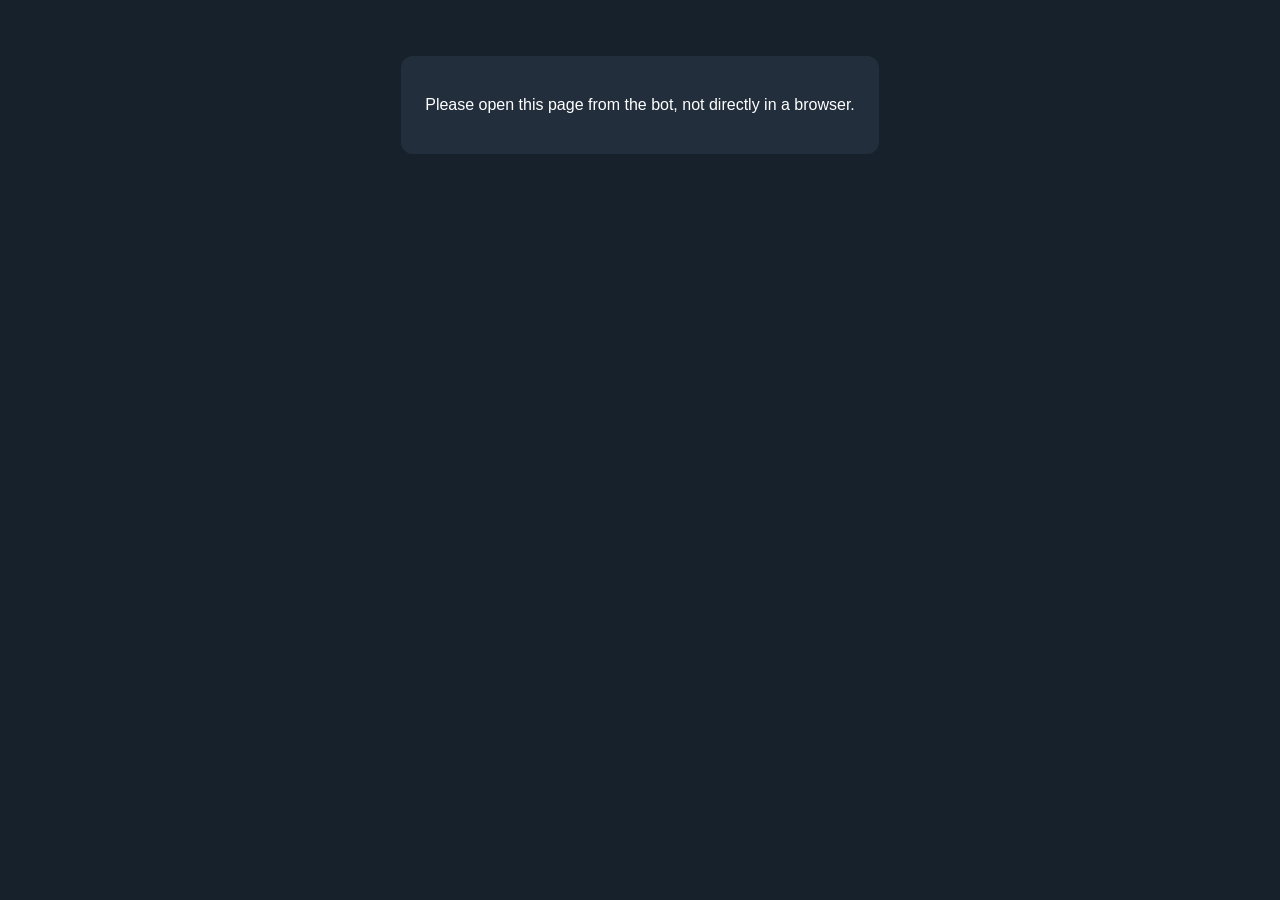
<file: index.html>
<!doctype html>
<html lang="en">
<head>
<meta charset="utf-8" />
<meta name="viewport" content="width=device-width, initial-scale=1, viewport-fit=cover" />
<title>Watch to Unlock</title>
<script src="https://telegram.org/js/telegram-web-app.js"></script>
<style>
  :root {
    --tg-bg: #17212b;
    --tg-text: #ffffff;
    --tg-hint: #708499;
    --tg-button: #5288c1;
    --tg-button-text: #ffffff;
    --tg-secondary-bg: #232e3c;
  }
  * { box-sizing: border-box; }
  html, body {
    margin: 0;
    padding: 0;
    background: var(--tg-bg);
    color: var(--tg-text);
    font-family: -apple-system, BlinkMacSystemFont, "Segoe UI", Roboto, sans-serif;
    min-height: 100vh;
  }
  #app {
    display: flex;
    flex-direction: column;
    align-items: center;
    padding: 16px;
    max-width: 640px;
    margin: 0 auto;
  }
  h1 {
    font-size: 18px;
    font-weight: 600;
    margin: 8px 0 4px;
    text-align: center;
  }
  #status {
    color: var(--tg-hint);
    font-size: 14px;
    text-align: center;
    margin: 0 0 16px;
    min-height: 18px;
  }
  #player-wrap {
    position: relative;
    width: 100%;
    aspect-ratio: 16 / 9;
    background: #000;
    border-radius: 12px;
    overflow: hidden;
  }
  #player { width: 100%; height: 100%; }
  #adGate {
    position: absolute;
    inset: 0;
    background: rgba(0, 0, 0, 0.85);
    display: flex;
    flex-direction: column;
    align-items: center;
    justify-content: center;
    gap: 14px;
    padding: 20px;
    text-align: center;
    z-index: 5;
  }
  #adGate.hidden { display: none; }
  #adGateText {
    font-size: 14px;
    color: var(--tg-hint);
    margin: 0;
  }
  #adCountdown {
    font-size: 15px;
    font-weight: 600;
    margin: 0;
  }
  .gate-btn {
    width: 100%;
    max-width: 320px;
    padding: 14px;
    border: none;
    border-radius: 10px;
    background: var(--tg-button);
    color: var(--tg-button-text);
    font-size: 16px;
    font-weight: 600;
    cursor: pointer;
  }
  .gate-btn:disabled {
    opacity: 0.4;
    cursor: not-allowed;
  }
  .gate-btn.hidden { display: none; }
  #claimBtn {
    width: 100%;
    margin-top: 20px;
    padding: 14px;
    border: none;
    border-radius: 10px;
    background: var(--tg-button);
    color: var(--tg-button-text);
    font-size: 16px;
    font-weight: 600;
    cursor: pointer;
  }
  #claimBtn:disabled {
    opacity: 0.4;
    cursor: not-allowed;
  }
  #likeBtn {
    width: 100%;
    margin-top: 12px;
    padding: 12px;
    border: 1px solid var(--tg-button);
    border-radius: 10px;
    background: transparent;
    color: var(--tg-text);
    font-size: 15px;
    font-weight: 600;
    cursor: pointer;
  }
  #errorBox {
    background: var(--tg-secondary-bg);
    border-radius: 12px;
    padding: 24px;
    text-align: center;
    margin-top: 40px;
  }
</style>
</head>
<body>
<div id="app">
  <h1>Watch to unlock your bonus</h1>
  <p id="status">Loading video…</p>
  <div id="player-wrap">
    <div id="player"></div>
    <div id="adGate" class="hidden">
      <p id="adGateText">Tap below to continue — a quick sponsor page will open.</p>
      <button id="adStartBtn" class="gate-btn">▶️ Start</button>
      <p id="adCountdown" class="hidden"></p>
      <button id="adContinueBtn" class="gate-btn hidden">▶️ Watch Now</button>
    </div>
  </div>
  <button id="likeBtn">👍 Like on YouTube</button>
  <button id="claimBtn" disabled>Watch the full video to unlock</button>
</div>

<script>
(function () {
  const tg = window.Telegram && window.Telegram.WebApp;
  const params = new URLSearchParams(window.location.search);
  const videoId = params.get("v");
  const adUrl = params.get("ad");
  const AD_COUNTDOWN_SECONDS = 11;

  const statusEl = document.getElementById("status");
  const claimBtn = document.getElementById("claimBtn");
  const likeBtn = document.getElementById("likeBtn");
  const appEl = document.getElementById("app");
  const adGateEl = document.getElementById("adGate");
  const adStartBtn = document.getElementById("adStartBtn");
  const adCountdownEl = document.getElementById("adCountdown");
  const adContinueBtn = document.getElementById("adContinueBtn");

  function applyTheme(theme) {
    if (!theme) return;
    const root = document.documentElement.style;
    if (theme.bg_color) root.setProperty("--tg-bg", theme.bg_color);
    if (theme.text_color) root.setProperty("--tg-text", theme.text_color);
    if (theme.hint_color) root.setProperty("--tg-hint", theme.hint_color);
    if (theme.button_color) root.setProperty("--tg-button", theme.button_color);
    if (theme.button_text_color) root.setProperty("--tg-button-text", theme.button_text_color);
    if (theme.secondary_bg_color) root.setProperty("--tg-secondary-bg", theme.secondary_bg_color);
  }

  function showFatalError(message) {
    appEl.innerHTML = '<div id="errorBox"><p>' + message + "</p></div>";
  }

  if (!tg) {
    showFatalError("Please open this page from the bot, not directly in a browser.");
    return;
  }

  tg.ready();
  tg.expand();
  applyTheme(tg.themeParams);
  tg.onEvent("themeChanged", function () { applyTheme(tg.themeParams); });

  if (!videoId) {
    showFatalError("No video is configured yet. Check back soon.");
    return;
  }

  likeBtn.addEventListener("click", function () {
    const youtubeUrl = "https://www.youtube.com/watch?v=" + encodeURIComponent(videoId);
    if (typeof tg.openLink === "function") {
      tg.openLink(youtubeUrl);
    } else {
      window.open(youtubeUrl, "_blank");
    }
  });

  // Ad gate: user must tap Start (opens the ad link) and wait out a flat
  // countdown before the real watch-to-unlock stage becomes reachable.
  // Skipped entirely when no ad link is configured.
  //
  // This is a plain timer, not an "is the user actually looking at the ad"
  // check — Telegram's Mini App embedding (confirmed on mobile) doesn't
  // propagate any focus/visibility signal to this page when openLink hands
  // off to its in-app/external browser, so there is no reliable way for
  // client-side JS here to detect that. A determined user can still wait out
  // the timer without viewing the ad; closing that gap for real requires a
  // CPA/link-locker network with server-side postback verification, which is
  // a separate backend project, not a page-side fix.
  let adGatePassed = !adUrl;

  if (adUrl) {
    adGateEl.classList.remove("hidden");
    statusEl.textContent = "Complete the step below to unlock the video.";

    adStartBtn.addEventListener("click", function () {
      adStartBtn.disabled = true;
      adStartBtn.classList.add("hidden");
      if (typeof tg.openLink === "function") {
        tg.openLink(adUrl);
      } else {
        window.open(adUrl, "_blank");
      }
      beginAdCountdown();
    });

    adContinueBtn.addEventListener("click", function () {
      adGatePassed = true;
      adGateEl.classList.add("hidden");
      statusEl.textContent = "Watch the full video to unlock your bonus.";
    });
  }

  function beginAdCountdown() {
    let remaining = AD_COUNTDOWN_SECONDS;
    adCountdownEl.classList.remove("hidden");
    adCountdownEl.textContent = "You can continue in " + remaining + "s…";
    const interval = setInterval(function () {
      remaining -= 1;
      if (remaining <= 0) {
        clearInterval(interval);
        adCountdownEl.textContent = "You're all set!";
        adContinueBtn.classList.remove("hidden");
      } else {
        adCountdownEl.textContent = "You can continue in " + remaining + "s…";
      }
    }, 1000);
  }

  const requiredSecondsParam = parseInt(params.get("req"), 10);
  // Randomized per-open by the bot within the admin's configured range; when
  // absent, falls back to the old behavior of requiring the full video.
  const requiredSeconds = Number.isFinite(requiredSecondsParam) && requiredSecondsParam > 0
    ? requiredSecondsParam
    : null;

  let player = null;
  let maxAllowedTime = 0;
  let pollHandle = null;
  const SEEK_TOLERANCE_SECONDS = 2;

  window.onYouTubeIframeAPIReady = function () {
    player = new YT.Player("player", {
      videoId: videoId,
      playerVars: { rel: 0, modestbranding: 1, playsinline: 1 },
      events: {
        onReady: function () {
          if (adGatePassed) statusEl.textContent = "Watch the full video to unlock your bonus.";
        },
        onStateChange: onPlayerStateChange,
        onPlaybackRateChange: function () {
          if (player && typeof player.getPlaybackRate === "function" && player.getPlaybackRate() !== 1) {
            player.setPlaybackRate(1);
          }
        },
      },
    });
  };

  function onPlayerStateChange(event) {
    if (!adGatePassed) return;
    if (event.data === YT.PlayerState.PLAYING) {
      if (!pollHandle) pollHandle = setInterval(checkProgress, 500);
    } else if (event.data === YT.PlayerState.ENDED) {
      stopPolling();
      unlockClaim();
    } else if (event.data === YT.PlayerState.PAUSED) {
      // leave the polling loop running; a paused video can't be scrubbed further anyway
    }
  }

  function checkProgress() {
    if (!player || typeof player.getCurrentTime !== "function") return;
    const current = player.getCurrentTime();
    if (current > maxAllowedTime + SEEK_TOLERANCE_SECONDS) {
      player.seekTo(maxAllowedTime, true);
    } else if (current > maxAllowedTime) {
      maxAllowedTime = current;
    }
    if (requiredSeconds && maxAllowedTime >= requiredSeconds) {
      stopPolling();
      unlockClaim();
    }
  }

  function stopPolling() {
    if (pollHandle) {
      clearInterval(pollHandle);
      pollHandle = null;
    }
  }

  function unlockClaim() {
    statusEl.textContent = "Video complete — claim your bonus!";
    claimBtn.disabled = false;
    claimBtn.textContent = "🎉 Claim Bonus";
  }

  claimBtn.addEventListener("click", function () {
    if (claimBtn.disabled) return;
    claimBtn.disabled = true;
    claimBtn.textContent = "Claiming…";
    tg.sendData(JSON.stringify({ completed: true, videoId: videoId }));
    tg.close();
  });

  const tag = document.createElement("script");
  tag.src = "https://www.youtube.com/iframe_api";
  document.head.appendChild(tag);
})();
</script>
</body>
</html>
</file>
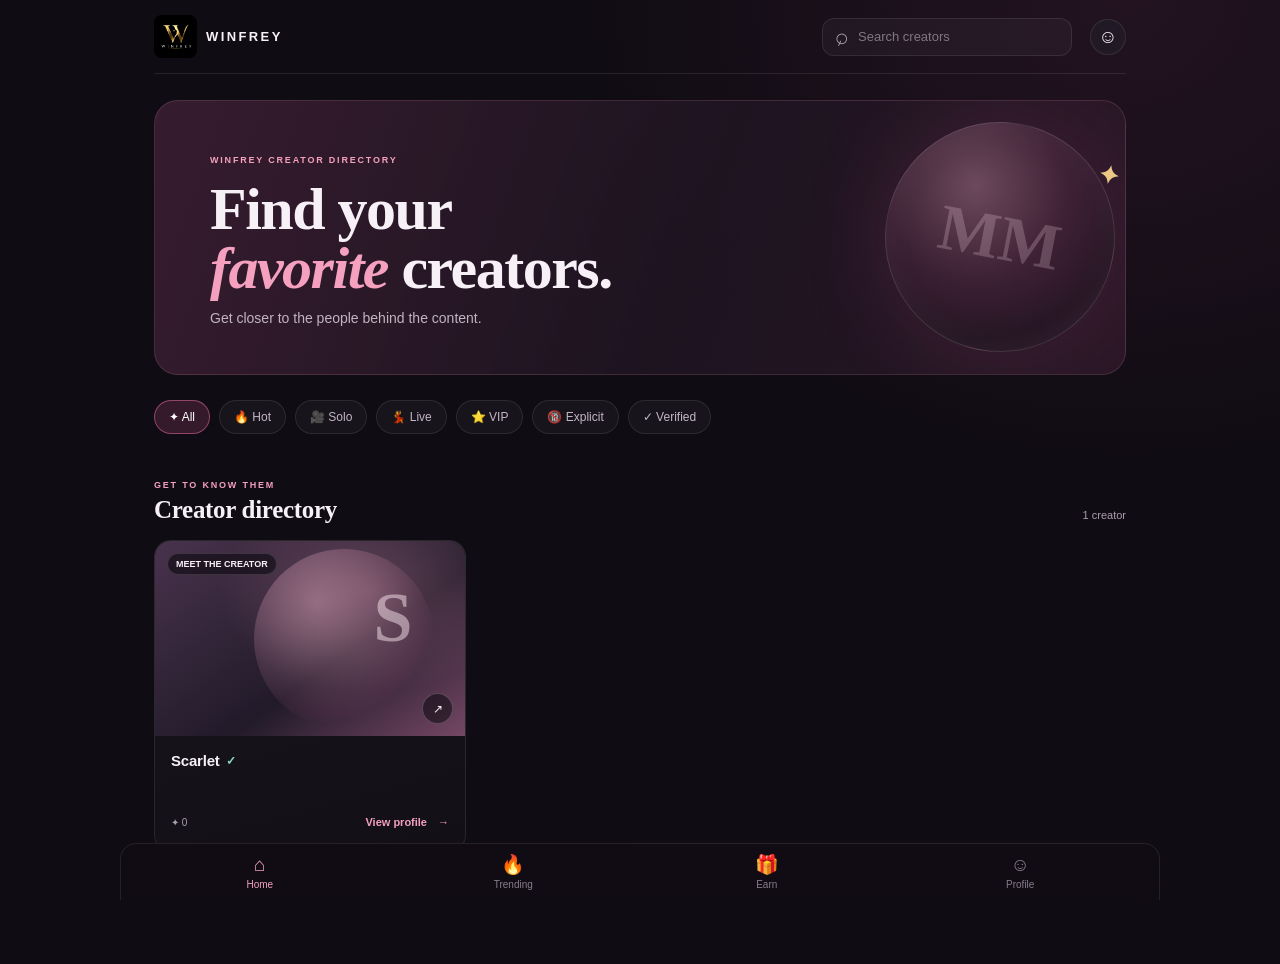
<file: meet-models/index.html>
<!doctype html>
<html lang="en">
  <head>
    <meta charset="utf-8" />
    <meta name="viewport" content="width=device-width, initial-scale=1, viewport-fit=cover" />
    <meta name="theme-color" content="#100c13" />
    <meta name="description" content="Meet the creators behind WINFREY." />
    <link rel="icon" href="./assets/winfrey-logo.jpg" />
    <title>WINFREY — Meet Models</title>
    <link rel="stylesheet" href="./styles.css" />
    <script src="https://telegram.org/js/telegram-web-app.js"></script>
  </head>
  <body>
    <div class="app-shell">
      <header class="topbar">
        <a class="brand" href="#home" aria-label="Meet Models home">
          <img class="brand-logo" src="./assets/winfrey-logo.jpg" alt="" /><span>WINFREY</span>
        </a>
        <label class="search-box" aria-label="Search models">
          <span aria-hidden="true">⌕</span>
          <input id="search" type="search" placeholder="Search creators" autocomplete="off" />
        </label>
        <button class="avatar-button" id="profile-shortcut" aria-label="Open profile">☺</button>
      </header>

      <main id="main-content">
        <section class="hero" aria-labelledby="hero-title">
          <div class="hero-copy">
            <span class="eyebrow">WINFREY CREATOR DIRECTORY</span>
            <h1 id="hero-title">Find your<br /><em>favorite</em> creators.</h1>
            <p>Get closer to the people behind the content.</p>
          </div>
          <div class="hero-art" aria-hidden="true"><span>MM</span><i>✦</i></div>
        </section>

        <nav class="filters" id="filters" aria-label="Filter creators">
          <button class="chip active" data-filter="all">✦ All</button>
          <button class="chip" data-filter="hot">🔥 Hot</button>
          <button class="chip" data-filter="solo">🎥 Solo</button>
          <button class="chip" data-filter="live">💃 Live</button>
          <button class="chip" data-filter="vip">⭐ VIP</button>
          <button class="chip" data-filter="explicit">🔞 Explicit</button>
          <button class="chip" data-filter="verified">✓ Verified</button>
        </nav>

        <section class="section featured-section" id="featured-section">
          <div class="section-heading"><div><span class="eyebrow">HAND-PICKED</span><h2>Featured</h2></div><span class="section-note">Meet the standouts</span></div>
          <div class="featured-row" id="featured-list"></div>
        </section>

        <section class="section directory-section">
          <div class="section-heading"><div><span class="eyebrow">GET TO KNOW THEM</span><h2 id="directory-title">Creator directory</h2></div><span class="result-count" id="result-count"></span></div>
          <div class="creator-grid" id="creator-grid" aria-live="polite"></div>
          <div class="empty-state hidden" id="empty-state">
            <span class="empty-icon">✦</span>
            <h3 id="empty-title">Your next favorite is on the way</h3>
            <p id="empty-copy">New creator profiles will appear here as they’re published.</p>
          </div>
        </section>
      </main>

      <section class="secondary-screen hidden" id="earn-screen" aria-labelledby="earn-title">
        <span class="eyebrow">A LITTLE SOMETHING EXTRA</span>
        <h1 id="earn-title">Earn as you<br /><em>explore.</em></h1>
        <p>Check in daily, invite friends, and earn Coins in the bot. Use them on Free / Promo Vault content.</p>
        <div class="earn-card"><span>🎁</span><div><strong>Daily check-in</strong><small>Claim your daily Coins in the bot</small></div><button data-bot-action="checkin">Open ↗</button></div>
        <div class="earn-card"><span>👥</span><div><strong>Invite friends</strong><small>Earn Coins for confirmed referrals</small></div><button data-bot-action="affiliate">Open ↗</button></div>
      </section>

      <section class="secondary-screen hidden" id="profile-screen" aria-labelledby="profile-title">
        <span class="eyebrow">YOUR ACCOUNT</span>
        <h1 id="profile-title">Welcome<span id="profile-name"></span>.</h1>
        <p>Your account, Coins, and unlocked content are managed securely in the Telegram bot.</p>
        <button class="primary-button" data-close-app>Return to the bot <span>↗</span></button>
      </section>

      <nav class="bottom-nav" aria-label="Main navigation">
        <button class="nav-item active" data-tab="home"><span>⌂</span>Home</button>
        <button class="nav-item" data-tab="trending"><span>🔥</span>Trending</button>
        <button class="nav-item" data-tab="earn"><span>🎁</span>Earn</button>
        <button class="nav-item" data-tab="profile"><span>☺</span>Profile</button>
      </nav>
    </div>

    <dialog id="creator-dialog" class="profile-dialog">
      <button class="dialog-close" id="dialog-close" aria-label="Close creator profile">×</button>
      <div id="dialog-content"></div>
    </dialog>
    <script src="./app.js"></script>
  </body>
</html>
</file>
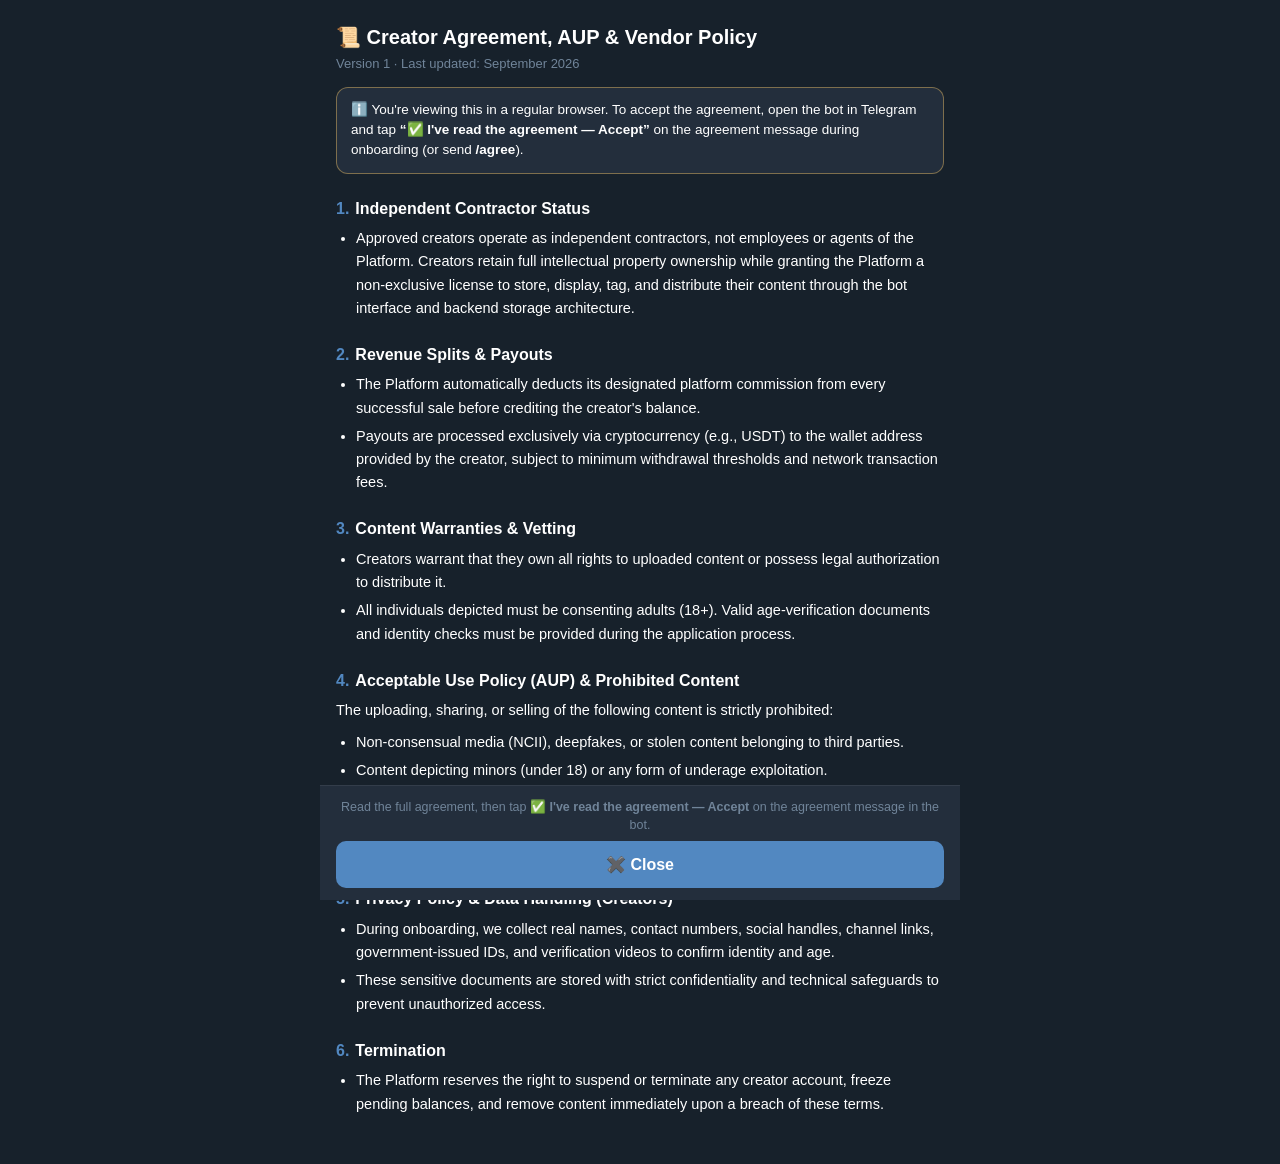
<file: creator-agreement.html>
<!doctype html>
<html lang="en">
<head>
<meta charset="utf-8" />
<meta name="viewport" content="width=device-width, initial-scale=1, viewport-fit=cover" />
<title>Creator Agreement, AUP & Vendor Policy</title>
<script src="https://telegram.org/js/telegram-web-app.js"></script>
<style>
  :root {
    --tg-bg: #17212b;
    --tg-text: #ffffff;
    --tg-hint: #708499;
    --tg-button: #5288c1;
    --tg-button-text: #ffffff;
    --tg-secondary-bg: #232e3c;
  }
  * { box-sizing: border-box; }
  html, body {
    margin: 0;
    padding: 0;
    background: var(--tg-bg);
    color: var(--tg-text);
    font-family: -apple-system, BlinkMacSystemFont, "Segoe UI", Roboto, sans-serif;
  }
  #doc {
    max-width: 640px;
    margin: 0 auto;
    padding: 18px 16px 172px;
  }
  h1 {
    font-size: 20px;
    font-weight: 700;
    margin: 6px 0 4px;
    line-height: 1.3;
  }
  .updated {
    color: var(--tg-hint);
    font-size: 13px;
    margin: 0 0 6px;
  }
  h2 {
    font-size: 16px;
    font-weight: 600;
    margin: 24px 0 8px;
    line-height: 1.35;
  }
  h2 .num { color: var(--tg-button); margin-right: 6px; }
  h3 {
    font-size: 14.5px;
    font-weight: 600;
    margin: 14px 0 6px;
    color: var(--tg-hint);
  }
  p {
    font-size: 14.5px;
    line-height: 1.6;
    margin: 8px 0;
  }
  ul {
    margin: 8px 0;
    padding-left: 20px;
  }
  li {
    font-size: 14.5px;
    line-height: 1.6;
    margin: 5px 0;
  }
  strong { font-weight: 600; }
  .envnote {
    background: var(--tg-secondary-bg);
    border: 1px solid rgba(201, 165, 92, 0.55);
    border-radius: 12px;
    padding: 12px 14px;
    font-size: 13.5px;
    line-height: 1.5;
    margin: 12px 0;
  }
  #footerBar {
    position: fixed;
    left: 0;
    right: 0;
    bottom: 0;
    max-width: 640px;
    margin: 0 auto;
    padding: 12px 16px calc(12px + env(safe-area-inset-bottom));
    background: var(--tg-secondary-bg);
    border-top: 1px solid rgba(255, 255, 255, 0.07);
    display: flex;
    flex-direction: column;
    gap: 6px;
  }
  .agree-btn {
    width: 100%;
    padding: 14px;
    border: none;
    border-radius: 10px;
    background: var(--tg-button);
    color: var(--tg-button-text);
    font-size: 16px;
    font-weight: 600;
    cursor: pointer;
  }
  #footerNote {
    margin: 0;
    text-align: center;
    color: var(--tg-hint);
    font-size: 12.5px;
    line-height: 1.5;
  }
  .hidden { display: none; }
</style>
</head>
<body>
<div id="doc">
<!-- DOCUMENT TEXT — v1 (September 2026). Replace section bodies with the
     official wording whenever it changes; bump the bot's CREATOR_AGREEMENT_VERSION
     together with the version shown in the header so creators re-accept. -->
<h1>📜 Creator Agreement, AUP &amp; Vendor Policy</h1>
<p class="updated">Version 1 · Last updated: September 2026</p>
<div id="envNote" class="envnote hidden">
  ℹ️ You're viewing this in a regular browser. To accept the agreement, open the
  bot in Telegram and tap <strong>“✅ I've read the agreement — Accept”</strong>
  on the agreement message during onboarding (or send <strong>/agree</strong>).
</div>

<h2><span class="num">1.</span>Independent Contractor Status</h2>
<ul>
  <li>Approved creators operate as independent contractors, not employees or agents of the Platform. Creators retain full intellectual property ownership while granting the Platform a non-exclusive license to store, display, tag, and distribute their content through the bot interface and backend storage architecture.</li>
</ul>

<h2><span class="num">2.</span>Revenue Splits &amp; Payouts</h2>
<ul>
  <li>The Platform automatically deducts its designated platform commission from every successful sale before crediting the creator's balance.</li>
  <li>Payouts are processed exclusively via cryptocurrency (e.g., USDT) to the wallet address provided by the creator, subject to minimum withdrawal thresholds and network transaction fees.</li>
</ul>

<h2><span class="num">3.</span>Content Warranties &amp; Vetting</h2>
<ul>
  <li>Creators warrant that they own all rights to uploaded content or possess legal authorization to distribute it.</li>
  <li>All individuals depicted must be consenting adults (18+). Valid age-verification documents and identity checks must be provided during the application process.</li>
</ul>

<h2><span class="num">4.</span>Acceptable Use Policy (AUP) &amp; Prohibited Content</h2>
<p>The uploading, sharing, or selling of the following content is strictly prohibited:</p>
<ul>
  <li>Non-consensual media (NCII), deepfakes, or stolen content belonging to third parties.</li>
  <li>Content depicting minors (under 18) or any form of underage exploitation.</li>
  <li>Extreme violence, illegal substances, malware, or unauthorized external promotional links.</li>
</ul>
<p><strong>Enforcement:</strong> Violations will result in immediate content removal, dashboard suspension, and the forfeiture of any unpaid earnings or balances.</p>

<h2><span class="num">5.</span>Privacy Policy &amp; Data Handling (Creators)</h2>
<ul>
  <li>During onboarding, we collect real names, contact numbers, social handles, channel links, government-issued IDs, and verification videos to confirm identity and age.</li>
  <li>These sensitive documents are stored with strict confidentiality and technical safeguards to prevent unauthorized access.</li>
</ul>

<h2><span class="num">6.</span>Termination</h2>
<ul>
  <li>The Platform reserves the right to suspend or terminate any creator account, freeze pending balances, and remove content immediately upon a breach of these terms.</li>
</ul>
</div>
<div id="footerBar">
  <p id="footerNote">Read the full agreement, then tap <strong>✅ I've read the agreement — Accept</strong> on the agreement message in the bot.</p>
  <button id="closeBtn" class="agree-btn" type="button">✖️ Close</button>
</div>
<script>
(function () {
  var tg = window.Telegram && window.Telegram.WebApp ? window.Telegram.WebApp : null;
  var isTelegram = !!tg && !!tg.platform && tg.platform !== "unknown";

  if (tg) { try { tg.ready(); tg.expand(); } catch (e) {} }

  var footer = document.getElementById("footerBar");
  var envNote = document.getElementById("envNote");

  if (!isTelegram || !tg) {
    // Plain browser: document only — no fixed bar, plus an explanation note.
    if (envNote) envNote.classList.remove("hidden");
    if (footer) footer.classList.add("hidden");
    document.getElementById("doc").style.paddingBottom = "40px";
    return;
  }

  var closeBtn = document.getElementById("closeBtn");
  if (closeBtn) {
    closeBtn.addEventListener("click", function () {
      if (tg && typeof tg.close === "function") {
        try { tg.close(); } catch (e) {}
      }
      if (window.history && window.history.length > 1) { history.back(); return; }
      window.close();
    });
  }
})();
</script>
</body>
</html>
</file>
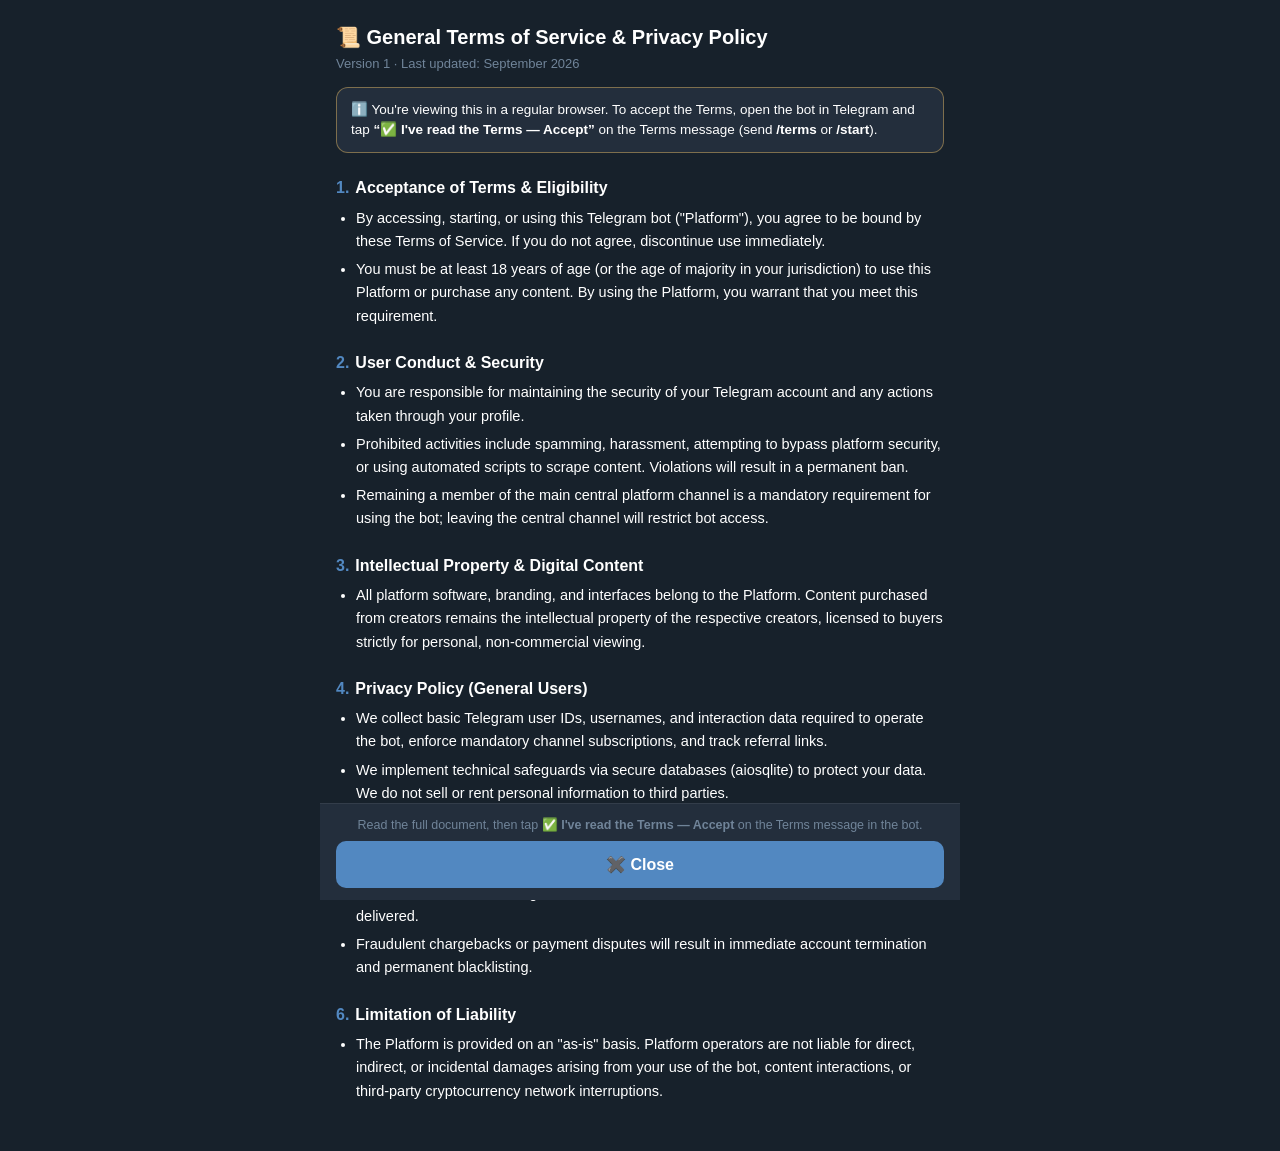
<file: terms.html>
<!doctype html>
<html lang="en">
<head>
<meta charset="utf-8" />
<meta name="viewport" content="width=device-width, initial-scale=1, viewport-fit=cover" />
<title>General Terms of Service & Privacy Policy</title>
<script src="https://telegram.org/js/telegram-web-app.js"></script>
<style>
  :root {
    --tg-bg: #17212b;
    --tg-text: #ffffff;
    --tg-hint: #708499;
    --tg-button: #5288c1;
    --tg-button-text: #ffffff;
    --tg-secondary-bg: #232e3c;
  }
  * { box-sizing: border-box; }
  html, body {
    margin: 0;
    padding: 0;
    background: var(--tg-bg);
    color: var(--tg-text);
    font-family: -apple-system, BlinkMacSystemFont, "Segoe UI", Roboto, sans-serif;
  }
  #doc {
    max-width: 640px;
    margin: 0 auto;
    padding: 18px 16px 172px;
  }
  h1 {
    font-size: 20px;
    font-weight: 700;
    margin: 6px 0 4px;
    line-height: 1.3;
  }
  .updated {
    color: var(--tg-hint);
    font-size: 13px;
    margin: 0 0 6px;
  }
  h2 {
    font-size: 16px;
    font-weight: 600;
    margin: 24px 0 8px;
    line-height: 1.35;
  }
  h2 .num { color: var(--tg-button); margin-right: 6px; }
  h3 {
    font-size: 14.5px;
    font-weight: 600;
    margin: 14px 0 6px;
    color: var(--tg-hint);
  }
  p {
    font-size: 14.5px;
    line-height: 1.6;
    margin: 8px 0;
  }
  ul {
    margin: 8px 0;
    padding-left: 20px;
  }
  li {
    font-size: 14.5px;
    line-height: 1.6;
    margin: 5px 0;
  }
  strong { font-weight: 600; }
  .envnote {
    background: var(--tg-secondary-bg);
    border: 1px solid rgba(201, 165, 92, 0.55);
    border-radius: 12px;
    padding: 12px 14px;
    font-size: 13.5px;
    line-height: 1.5;
    margin: 12px 0;
  }
  #footerBar {
    position: fixed;
    left: 0;
    right: 0;
    bottom: 0;
    max-width: 640px;
    margin: 0 auto;
    padding: 12px 16px calc(12px + env(safe-area-inset-bottom));
    background: var(--tg-secondary-bg);
    border-top: 1px solid rgba(255, 255, 255, 0.07);
    display: flex;
    flex-direction: column;
    gap: 6px;
  }
  .agree-btn {
    width: 100%;
    padding: 14px;
    border: none;
    border-radius: 10px;
    background: var(--tg-button);
    color: var(--tg-button-text);
    font-size: 16px;
    font-weight: 600;
    cursor: pointer;
  }
  #footerNote {
    margin: 0;
    text-align: center;
    color: var(--tg-hint);
    font-size: 12.5px;
    line-height: 1.5;
  }
  .hidden { display: none; }
</style>
</head>
<body>
<div id="doc">
<!-- DOCUMENT TEXT — v1 (September 2026). Replace section bodies with the
     official wording whenever it changes; bump the bot's USER_TOS_VERSION
     together with the version shown in the header so users re-accept. -->
<h1>📜 General Terms of Service &amp; Privacy Policy</h1>
<p class="updated">Version 1 · Last updated: September 2026</p>
<div id="envNote" class="envnote hidden">
  ℹ️ You're viewing this in a regular browser. To accept the Terms, open the bot
  in Telegram and tap <strong>“✅ I've read the Terms — Accept”</strong> on the
  Terms message (send <strong>/terms</strong> or <strong>/start</strong>).
</div>

<h2><span class="num">1.</span>Acceptance of Terms &amp; Eligibility</h2>
<ul>
  <li>By accessing, starting, or using this Telegram bot ("Platform"), you agree to be bound by these Terms of Service. If you do not agree, discontinue use immediately.</li>
  <li>You must be at least 18 years of age (or the age of majority in your jurisdiction) to use this Platform or purchase any content. By using the Platform, you warrant that you meet this requirement.</li>
</ul>

<h2><span class="num">2.</span>User Conduct &amp; Security</h2>
<ul>
  <li>You are responsible for maintaining the security of your Telegram account and any actions taken through your profile.</li>
  <li>Prohibited activities include spamming, harassment, attempting to bypass platform security, or using automated scripts to scrape content. Violations will result in a permanent ban.</li>
  <li>Remaining a member of the main central platform channel is a mandatory requirement for using the bot; leaving the central channel will restrict bot access.</li>
</ul>

<h2><span class="num">3.</span>Intellectual Property &amp; Digital Content</h2>
<ul>
  <li>All platform software, branding, and interfaces belong to the Platform. Content purchased from creators remains the intellectual property of the respective creators, licensed to buyers strictly for personal, non-commercial viewing.</li>
</ul>

<h2><span class="num">4.</span>Privacy Policy (General Users)</h2>
<ul>
  <li>We collect basic Telegram user IDs, usernames, and interaction data required to operate the bot, enforce mandatory channel subscriptions, and track referral links.</li>
  <li>We implement technical safeguards via secure databases (aiosqlite) to protect your data. We do not sell or rent personal information to third parties.</li>
</ul>

<h2><span class="num">5.</span>Refund &amp; Final Sale Policy</h2>
<ul>
  <li><strong>All Sales Are Final:</strong> Due to the digital nature of the content sold on the Platform, no refunds, returns, or exchanges will be issued once content has been unlocked, viewed, or delivered.</li>
  <li>Fraudulent chargebacks or payment disputes will result in immediate account termination and permanent blacklisting.</li>
</ul>

<h2><span class="num">6.</span>Limitation of Liability</h2>
<ul>
  <li>The Platform is provided on an "as-is" basis. Platform operators are not liable for direct, indirect, or incidental damages arising from your use of the bot, content interactions, or third-party cryptocurrency network interruptions.</li>
</ul>
</div>
<div id="footerBar">
  <p id="footerNote">Read the full document, then tap <strong>✅ I've read the Terms — Accept</strong> on the Terms message in the bot.</p>
  <button id="closeBtn" class="agree-btn" type="button">✖️ Close</button>
</div>
<script>
(function () {
  var tg = window.Telegram && window.Telegram.WebApp ? window.Telegram.WebApp : null;
  var isTelegram = !!tg && !!tg.platform && tg.platform !== "unknown";

  if (tg) { try { tg.ready(); tg.expand(); } catch (e) {} }

  var footer = document.getElementById("footerBar");
  var envNote = document.getElementById("envNote");

  if (!isTelegram || !tg) {
    // Plain browser: document only — no fixed bar, plus an explanation note.
    if (envNote) envNote.classList.remove("hidden");
    if (footer) footer.classList.add("hidden");
    document.getElementById("doc").style.paddingBottom = "40px";
    return;
  }

  var closeBtn = document.getElementById("closeBtn");
  if (closeBtn) {
    closeBtn.addEventListener("click", function () {
      if (tg && typeof tg.close === "function") {
        try { tg.close(); } catch (e) {}
      }
      if (window.history && window.history.length > 1) { history.back(); return; }
      window.close();
    });
  }
})();
</script>
</body>
</html>
</file>
<file: meet-models/styles.css>
:root{color-scheme:dark;--bg:#100c13;--panel:#1a141e;--panel2:#211a26;--line:rgba(255,255,255,.09);--text:#f7f1f7;--muted:#aa9eae;--pink:#ed73a4;--pink2:#f4a0be;--gold:#ebc984;--safe-bottom:env(safe-area-inset-bottom,0px);font-family:'DM Sans',Arial,sans-serif;background:var(--bg);color:var(--text)}
*{box-sizing:border-box}body{margin:0;min-width:320px;min-height:100vh;background:radial-gradient(ellipse at 88% 0%,rgba(110,46,89,.2),transparent 34rem),var(--bg)}button,input{font:inherit}button{color:inherit}.app-shell{max-width:1040px;margin:0 auto;padding:0 24px 112px}.topbar{height:74px;display:flex;align-items:center;gap:18px;border-bottom:1px solid var(--line)}.brand{display:flex;align-items:center;gap:9px;text-decoration:none;color:var(--text);font-size:18px;font-weight:700;letter-spacing:-.7px;white-space:nowrap}.brand-mark{height:30px;width:30px;border-radius:10px;display:grid;place-items:center;background:linear-gradient(145deg,#ee8db1,#ae4d82);font-family:'Playfair Display',serif;color:#271321;font-size:20px}.brand-light{font-weight:400;color:var(--pink2)}.search-box{margin-left:auto;display:flex;align-items:center;gap:8px;color:var(--muted);height:38px;width:min(250px,40vw);border:1px solid var(--line);border-radius:12px;padding:0 11px;background:rgba(255,255,255,.035)}.search-box>span{font-size:23px;line-height:1;transform:rotate(-20deg)}.search-box input{width:100%;min-width:0;background:none;border:0;outline:0;color:var(--text);font-size:13px}.search-box input::placeholder{color:#827686}.avatar-button{height:36px;width:36px;border:1px solid var(--line);border-radius:50%;background:var(--panel2);font-size:19px;cursor:pointer}.hero{position:relative;overflow:hidden;display:flex;align-items:center;justify-content:space-between;min-height:242px;margin:26px 0 24px;padding:32px 42px;border:1px solid rgba(244,160,190,.15);border-radius:24px;background:linear-gradient(110deg,rgba(82,40,68,.58),rgba(31,21,34,.9) 55%,rgba(47,26,43,.8))}.hero-copy{position:relative;z-index:1}.eyebrow{font-size:9px;letter-spacing:1.8px;font-weight:700;color:var(--pink2)}h1,h2,h3,p{margin-top:0}.hero h1,.secondary-screen h1{font:600 clamp(38px,7vw,60px)/.98 'Playfair Display',Georgia,serif;letter-spacing:-1.5px;margin:13px 0 13px}.hero h1 em,.secondary-screen h1 em{color:var(--pink2);font-weight:600}.hero p,.secondary-screen p{color:#c1b4c2;font-size:14px;margin-bottom:0}.hero-art{width:190px;height:190px;position:absolute;right:7%;top:20px;border-radius:50%;display:grid;place-items:center;background:radial-gradient(circle at 35% 30%,rgba(248,175,200,.34),rgba(186,89,140,.17) 42%,rgba(40,22,39,.06) 70%);border:1px solid rgba(255,255,255,.13);box-shadow:0 0 90px rgba(213,91,152,.15),inset 0 0 35px rgba(255,255,255,.05);color:rgba(255,221,235,.22);font:700 65px 'Playfair Display',serif;transform:rotate(11deg)}.hero-art i{position:absolute;right:8px;top:18px;font-style:normal;color:var(--gold);font-size:25px}.filters{display:flex;gap:9px;overflow-x:auto;padding:1px 0 7px;scrollbar-width:none}.filters::-webkit-scrollbar,.featured-row::-webkit-scrollbar{display:none}.chip{flex:0 0 auto;border:1px solid var(--line);background:rgba(255,255,255,.035);padding:9px 14px;border-radius:999px;color:#c4b7c7;font-size:12px;cursor:pointer;transition:.18s}.chip:hover,.chip.active{color:#fff;border-color:rgba(237,115,164,.5);background:rgba(206,85,141,.2)}.section{margin-top:33px}.section-heading{display:flex;align-items:end;justify-content:space-between;margin-bottom:16px}.section-heading h2{font:600 25px 'Playfair Display',Georgia,serif;letter-spacing:-.3px;margin:4px 0 0}.section-note,.result-count{font-size:11px;color:var(--muted);padding-bottom:3px}.featured-row{display:flex;gap:18px;overflow-x:auto;padding:2px 0 9px;scrollbar-width:none}.featured-person{display:flex;flex:0 0 86px;flex-direction:column;align-items:center;gap:8px;text-align:center;text-decoration:none;color:var(--text);font-size:11px;cursor:pointer}.featured-avatar{width:68px;height:68px;border-radius:50%;padding:3px;background:linear-gradient(140deg,var(--pink2),#9151a2,var(--gold));}.featured-avatar>span{display:grid;place-items:center;width:100%;height:100%;border-radius:50%;background:linear-gradient(145deg,#553a56,#241a2a);font:600 20px 'Playfair Display',serif}.creator-grid{display:grid;grid-template-columns:repeat(2,minmax(0,1fr));gap:16px}.creator-card{overflow:hidden;border:1px solid var(--line);border-radius:17px;background:linear-gradient(165deg,rgba(255,255,255,.045),rgba(255,255,255,.014));transition:transform .18s,border-color .18s}.creator-card:hover{transform:translateY(-2px);border-color:rgba(237,115,164,.35)}.card-cover{position:relative;height:clamp(132px,25vw,230px);overflow:hidden;background:radial-gradient(ellipse at 70% 25%,rgba(244,160,190,.26),transparent 50%),linear-gradient(145deg,#49334d,#211a29 60%,#754765)}.card-cover:before,.dialog-cover:before{content:'';position:absolute;width:180px;height:180px;right:10%;top:4%;border-radius:50%;background:radial-gradient(circle at 35% 30%,rgba(247,186,207,.42),rgba(178,79,131,.08) 65%,transparent 70%)}.cover-initial{position:absolute;right:17%;top:19%;color:rgba(255,236,244,.48);font:600 70px 'Playfair Display',serif}.cover-badge{position:absolute;top:12px;left:12px;border:1px solid rgba(255,255,255,.13);border-radius:30px;padding:5px 8px;background:rgba(16,12,19,.65);font-size:9px;font-weight:600}.cover-play{position:absolute;right:12px;bottom:12px;width:31px;height:31px;border:1px solid rgba(255,255,255,.2);border-radius:50%;background:rgba(12,9,15,.55);display:grid;place-items:center;font-size:12px}.card-body{padding:13px 14px 14px}.creator-title{display:flex;align-items:center;gap:6px;margin:0 0 7px;font-size:15px;font-weight:700;letter-spacing:-.2px}.verified{color:#8bd8c2;font-size:12px}.card-tags{display:flex;flex-wrap:wrap;gap:5px;min-height:23px}.tag{padding:4px 7px;border-radius:6px;background:rgba(255,255,255,.055);color:#c6bbc8;font-size:9px}.card-meta{display:flex;justify-content:space-between;align-items:center;margin-top:11px;color:var(--muted);font-size:10px}.text-button{border:0;background:none;color:var(--pink2);font-size:11px;font-weight:700;cursor:pointer;padding:5px 0}.empty-state{min-height:180px;border:1px dashed rgba(255,255,255,.13);border-radius:16px;display:flex;flex-direction:column;align-items:center;justify-content:center;text-align:center;padding:28px;background:rgba(255,255,255,.015)}.empty-state.hidden,.hidden{display:none!important}.empty-icon{font-size:25px;color:var(--pink2);margin-bottom:10px}.empty-state h3{font:600 19px 'Playfair Display',serif;margin-bottom:7px}.empty-state p{max-width:300px;color:var(--muted);font-size:12px;margin:0;line-height:1.6}.secondary-screen{min-height:calc(100vh - 180px);padding:52px 4px 20px}.secondary-screen>p{max-width:440px;line-height:1.7;margin:18px 0 28px}.earn-card{display:flex;align-items:center;gap:13px;margin:11px 0;padding:15px;border:1px solid var(--line);border-radius:14px;background:rgba(255,255,255,.035)}.earn-card>span{font-size:24px}.earn-card>div{display:flex;flex:1;flex-direction:column;gap:4px}.earn-card strong{font-size:13px}.earn-card small{font-size:10px;color:var(--muted)}.earn-card button{border:0;background:none;color:var(--pink2);font-size:11px;cursor:pointer}.primary-button{margin-top:5px;padding:13px 17px;border:0;border-radius:12px;background:linear-gradient(110deg,#e77ba5,#bd5b93);color:#26131e;font-weight:700;font-size:12px;cursor:pointer}.primary-button span{padding-left:15px}.bottom-nav{position:fixed;z-index:4;left:50%;bottom:0;transform:translateX(-50%);width:min(100%,1040px);display:flex;justify-content:space-around;padding:10px 12px calc(9px + var(--safe-bottom));border-top:1px solid var(--line);background:rgba(17,13,20,.94);backdrop-filter:blur(16px)}.nav-item{width:25%;display:flex;align-items:center;flex-direction:column;gap:4px;border:0;background:none;color:#887c8d;font-size:9px;cursor:pointer}.nav-item span{font-size:18px;line-height:20px}.nav-item.active{color:var(--pink2)}.profile-dialog{position:fixed;inset:auto 0 0;width:min(100%,690px);max-height:min(88dvh,780px);margin:0 auto;padding:0;border:1px solid var(--line);border-bottom:0;border-radius:22px 22px 0 0;background:#17111b;color:var(--text);overflow:auto;box-shadow:0 -25px 100px rgba(0,0,0,.5)}.profile-dialog::backdrop{background:rgba(5,3,7,.72);backdrop-filter:blur(4px)}.dialog-close{position:sticky;z-index:2;float:right;top:12px;margin:12px 13px -47px 0;width:31px;height:31px;border:1px solid rgba(255,255,255,.15);border-radius:50%;background:rgba(12,9,15,.65);font-size:21px;cursor:pointer}.dialog-cover{height:205px;position:relative;overflow:hidden;background:radial-gradient(ellipse at 65% 30%,rgba(244,160,190,.32),transparent 52%),linear-gradient(145deg,#49334d,#211a29 65%,#754765)}.dialog-cover .cover-initial{font-size:85px}.dialog-content{padding:22px 22px 32px}.dialog-content h2{font:600 27px 'Playfair Display',serif;margin:4px 0 7px}.dialog-content>p{font-size:12px;line-height:1.65;color:#baafbd;margin:12px 0 18px}.dialog-stats{display:flex;gap:20px;color:var(--muted);font-size:10px}.dialog-items{display:grid;grid-template-columns:repeat(2,minmax(0,1fr));gap:9px;margin-top:17px}.content-tile{min-height:93px;padding:12px;border:1px solid var(--line);border-radius:12px;background:rgba(255,255,255,.035)}.content-tile b{font-size:11px;display:block}.content-tile small{display:block;color:var(--muted);margin-top:6px;font-size:9px}.dialog-cta{width:100%;margin-top:18px;padding:13px;border:0;border-radius:11px;background:linear-gradient(100deg,#e77ba5,#bd5b93);font-weight:700;font-size:12px;color:#291520;cursor:pointer}.toast{position:fixed;z-index:10;left:50%;bottom:80px;transform:translate(-50%,10px);opacity:0;padding:9px 13px;border-radius:20px;background:#302433;color:#fff;font-size:11px;transition:.2s;pointer-events:none}.toast.show{opacity:1;transform:translate(-50%,0)}
@media(min-width:760px){.app-shell{padding-inline:34px}.hero{min-height:275px;padding-left:55px}.hero-art{width:230px;height:230px;right:10px;top:21px}.creator-grid{grid-template-columns:repeat(3,minmax(0,1fr));gap:18px}.card-body{padding:16px}.card-cover{height:195px}.bottom-nav{border-left:1px solid var(--line);border-right:1px solid var(--line);border-radius:16px 16px 0 0}.nav-item{font-size:10px}.nav-item span{font-size:19px}}
@media(max-width:450px){.app-shell{padding-inline:15px}.topbar{height:65px;gap:11px}.brand{font-size:16px}.brand-mark{width:28px;height:28px}.hero{min-height:210px;margin-top:18px;padding:24px 21px;border-radius:19px}.hero h1{font-size:42px}.hero-art{width:144px;height:144px;right:-22px;top:35px;font-size:49px;opacity:.8}.hero p{max-width:205px;font-size:12px;line-height:1.5}.chip{padding:8px 12px}.section{margin-top:27px}.section-heading h2{font-size:22px}.section-note{font-size:9px}.creator-grid{gap:10px}.creator-card{border-radius:14px}.card-cover{height:138px}.cover-initial{font-size:53px}.card-body{padding:10px}.creator-title{font-size:13px}.card-meta{font-size:9px;margin-top:8px}.featured-person{flex-basis:74px}.featured-avatar{width:59px;height:59px}.featured-avatar>span{font-size:18px}.search-box{width:34px;justify-content:center;padding:0;border:0;background:transparent}.search-box input{position:absolute;width:1px;height:1px;opacity:0;pointer-events:none}.search-box:focus-within{position:absolute;z-index:2;right:60px;width:calc(100% - 165px);padding:0 10px;border:1px solid var(--line);background:#1a141e}.search-box:focus-within input{position:static;width:100%;height:auto;opacity:1;pointer-events:auto}}
.cover-button{display:block;width:100%;padding:0;border:0;background:none;text-align:left;cursor:pointer}
.cover-button{display:block;width:100%;padding:0;border:0;background:none;text-align:left;cursor:pointer}.cover-photo{position:absolute;inset:0;width:100%;height:100%;object-fit:cover;opacity:.82}.card-cover .cover-photo{mix-blend-mode:screen}.dialog-cover .cover-photo{opacity:.72}.content-tile{display:block;width:100%;text-align:left;color:var(--text);cursor:pointer;font:inherit}.content-tile:hover{border-color:rgba(237,115,164,.45);background:rgba(206,85,141,.11)}
.brand-logo{display:block;width:43px;height:43px;object-fit:cover;border-radius:8px}.brand>span{font-size:13px;letter-spacing:2.4px;font-weight:700}.brand-mark,.brand-light{display:none}
.item-preview{display:block;width:100%;height:125px;object-fit:cover;border-radius:8px;margin-bottom:10px;background:#140f18}.item-details{display:block}.item-details small{display:block;max-height:3.2em;overflow:hidden;line-height:1.5}.item-details strong{display:block;margin-top:9px;color:var(--pink2);font-size:10px}
.content-buy{width:100%;border:0;background:none;color:var(--pink2);font-size:10px;font-weight:700;font-family:inherit;text-align:left;margin-top:9px;padding:0;cursor:pointer}.content-buy:hover{text-decoration:underline}
.content-buy{width:100%;border:0;background:none;color:var(--pink2);font-size:10px;font-weight:700;font-family:inherit;text-align:left;margin-top:9px;padding:0;cursor:pointer}.content-buy:hover{text-decoration:underline}
</file>
